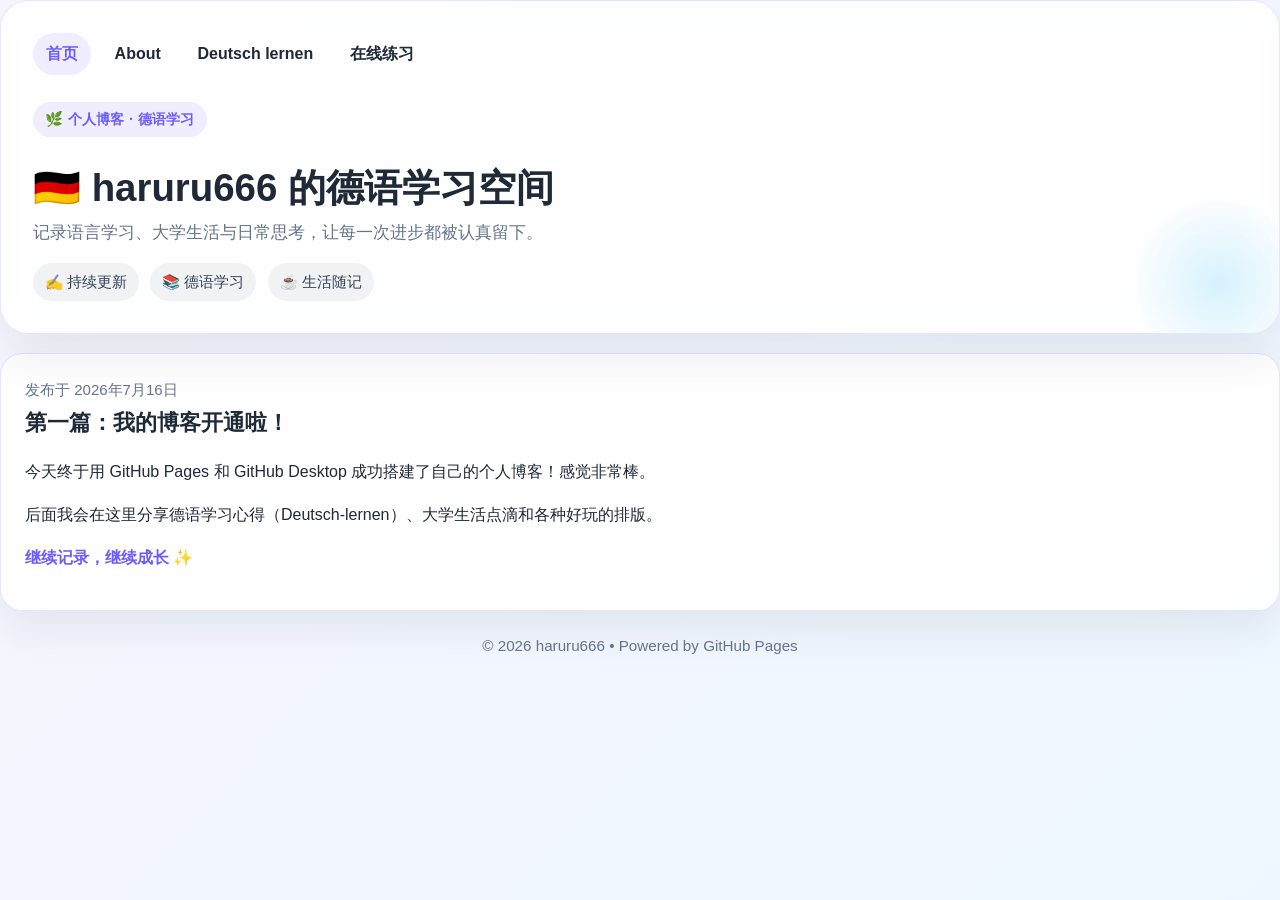
<file: index.html>
<!DOCTYPE html>
<html lang="zh-CN">
<head>
    <meta charset="UTF-8">
    <meta name="viewport" content="width=device-width, initial-scale=1.0">
    <title>haruru666 的德语学习与生活博客</title>
    <link rel="stylesheet" href="styles.css">
    <style>
        .hero {
            position: relative;
            overflow: hidden;
            border: 1px solid var(--border);
            border-radius: 28px;
            padding: 2rem;
            background: var(--surface);
            backdrop-filter: blur(18px);
            box-shadow: var(--shadow);
        }

        .hero::after {
            content: "";
            position: absolute;
            inset: auto -30px -40px auto;
            width: 180px;
            height: 180px;
            border-radius: 50%;
            background: radial-gradient(circle, rgba(56, 189, 248, 0.2), transparent 70%);
        }

        .tag {
            display: inline-flex;
            align-items: center;
            gap: 0.4rem;
            padding: 0.35rem 0.75rem;
            border-radius: 999px;
            background: rgba(109, 93, 252, 0.1);
            color: var(--accent);
            font-size: 0.9rem;
            font-weight: 600;
            letter-spacing: 0.02em;
        }

        h1 {
            margin: 0.8rem 0 0.5rem;
            font-size: clamp(1.8rem, 3vw, 2.7rem);
            line-height: 1.2;
        }

        .lead {
            margin: 0;
            font-size: 1.05rem;
            color: var(--muted);
            max-width: 720px;
        }

        .meta {
            display: flex;
            flex-wrap: wrap;
            gap: 0.7rem;
            margin-top: 1rem;
        }

        .badge {
            padding: 0.4rem 0.75rem;
            border-radius: 999px;
            background: rgba(15, 23, 42, 0.05);
            color: #334155;
            font-size: 0.92rem;
        }

        main {
            margin-top: 1.2rem;
            display: grid;
            gap: 1rem;
        }

        article {
            border: 1px solid var(--border);
            border-radius: 22px;
            padding: 1.4rem 1.5rem;
            background: var(--surface);
            box-shadow: var(--shadow);
        }

        article h2 {
            margin: 0.2rem 0 0.5rem;
            font-size: 1.35rem;
        }

        .article-meta {
            margin: 0;
            color: var(--muted);
            font-size: 0.94rem;
        }

        .article-footer {
            margin-top: 1rem;
            color: var(--accent);
            font-weight: 600;
        }

        @media (max-width: 700px) {
            .hero {
                padding: 1.25rem;
            }

            article {
                padding: 1.2rem;
            }
        }
    </style>
</head>
<body>
    <div class="container">
        <header class="hero" id="home">
            <nav class="top-nav" aria-label="主导航">
                <a class="active" href="index.html">首页</a>
                <a href="about.html">About</a>
                <a href="DeutschLernen.html">Deutsch lernen</a>
                <a href="online-practice.html">在线练习</a>
            </nav>
            <p class="tag">🌿 个人博客 · 德语学习</p>
            <h1>🇩🇪 haruru666 的德语学习空间</h1>
            <p class="lead">记录语言学习、大学生活与日常思考，让每一次进步都被认真留下。</p>
            <div class="meta">
                <span class="badge">✍️ 持续更新</span>
                <span class="badge">📚 德语学习</span>
                <span class="badge">☕ 生活随记</span>
            </div>
        </header>

        <main>
            <article>
                <p class="article-meta">发布于 2026年7月16日</p>
                <h2>第一篇：我的博客开通啦！</h2>
                <p>今天终于用 GitHub Pages 和 GitHub Desktop 成功搭建了自己的个人博客！感觉非常棒。</p>
                <p>后面我会在这里分享德语学习心得（Deutsch-lernen）、大学生活点滴和各种好玩的排版。</p>
                <p class="article-footer">继续记录，继续成长 ✨</p>
            </article>
        </main>

        <footer>
            <p>© 2026 haruru666 • Powered by GitHub Pages</p>
        </footer>
    </div>
</body>
</html>
</file>
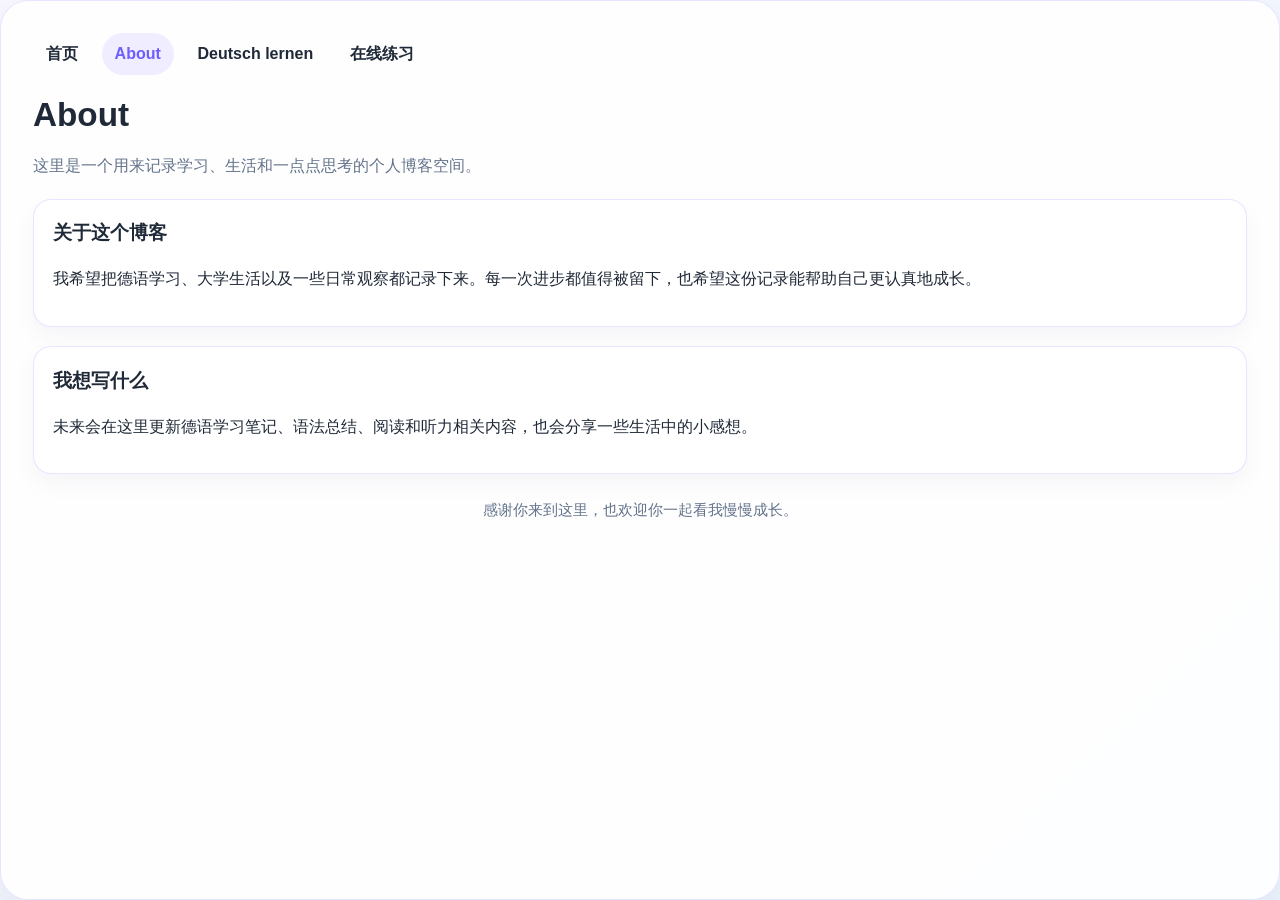
<file: about.html>
<!DOCTYPE html>
<html lang="zh-CN">
<head>
    <meta charset="UTF-8">
    <meta name="viewport" content="width=device-width, initial-scale=1.0">
    <title>About | haruru666 的德语学习博客</title>
    <link rel="stylesheet" href="styles.css">
    <style>
        .page {
            border: 1px solid var(--border);
            border-radius: 28px;
            padding: 2rem;
            background: var(--surface);
            box-shadow: var(--shadow);
        }

        .top-link {
            display: inline-block;
            margin-bottom: 1rem;
            text-decoration: none;
            color: var(--accent);
            font-weight: 600;
        }

        h1 {
            margin: 0.3rem 0 0.5rem;
            font-size: clamp(1.8rem, 2.6vw, 2.5rem);
        }

        .lead {
            margin: 0;
            color: var(--muted);
            font-size: 1.02rem;
        }

        .card {
            margin-top: 1.2rem;
            border: 1px solid var(--border);
            border-radius: 18px;
            padding: 1.1rem 1.2rem;
            background: rgba(255, 255, 255, 0.82);
        }

        .card h3 {
            margin-top: 0;
            margin-bottom: 0.35rem;
        }
    </style>
</head>
<body>
    <div class="container">
        <div class="page">
            <nav class="top-nav" aria-label="主导航">
                <a href="index.html">首页</a>
                <a class="active" href="about.html">About</a>
                <a href="DeutschLernen.html">Deutsch lernen</a>
                <a href="online-practice.html">在线练习</a>
            </nav>
            <h1>About</h1>
            <p class="lead">这里是一个用来记录学习、生活和一点点思考的个人博客空间。</p>

            <div class="card">
                <h3>关于这个博客</h3>
                <p>我希望把德语学习、大学生活以及一些日常观察都记录下来。每一次进步都值得被留下，也希望这份记录能帮助自己更认真地成长。</p>
            </div>

            <div class="card">
                <h3>我想写什么</h3>
                <p>未来会在这里更新德语学习笔记、语法总结、阅读和听力相关内容，也会分享一些生活中的小感想。</p>
            </div>

            <footer>
                <p>感谢你来到这里，也欢迎你一起看我慢慢成长。</p>
            </footer>
        </div>
    </div>
</body>
</html>
</file>
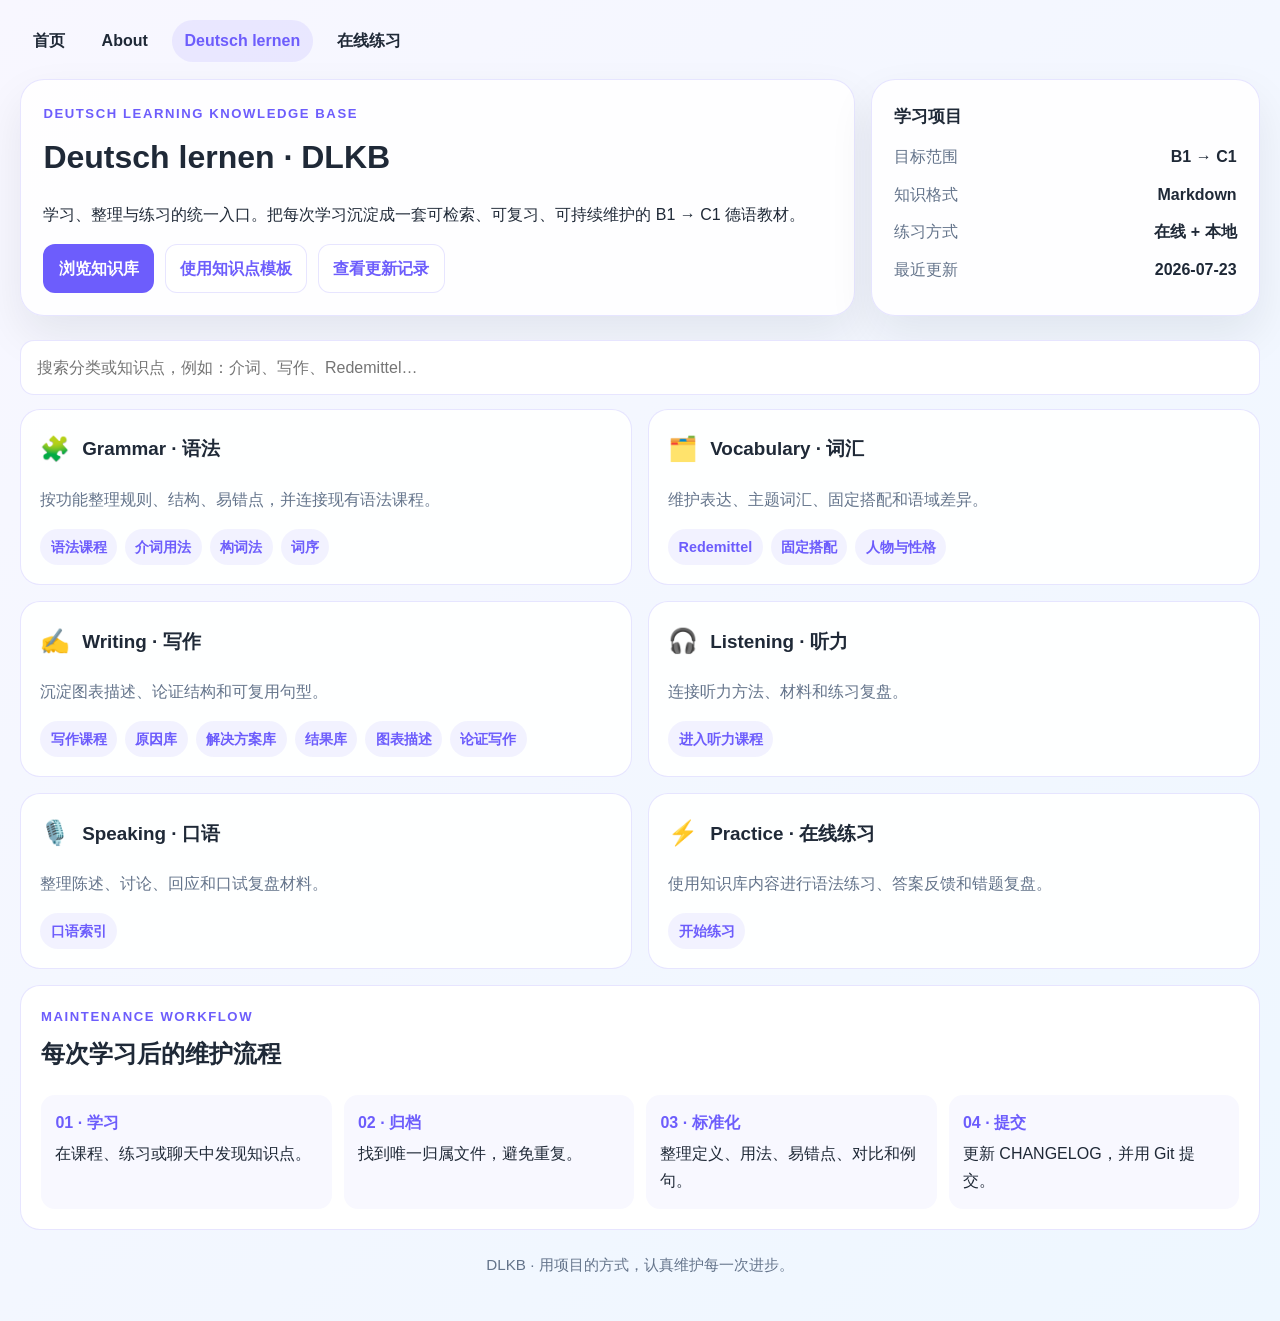
<file: DeutschLernen.html>
<!DOCTYPE html>
<html lang="zh-CN">
<head>
    <meta charset="UTF-8">
    <meta name="viewport" content="width=device-width, initial-scale=1.0">
    <meta name="description" content="Deutsch lernen：从 B1 到 C1 的个人德语学习知识库与练习中心。">
    <title>Deutsch lernen · DLKB | haruru666</title>
    <link rel="stylesheet" href="styles.css">
</head>
<body>
    <div class="container">
        <div class="page">
            <nav class="top-nav" aria-label="主导航">
                <a href="index.html">首页</a>
                <a href="about.html">About</a>
                <a class="active" href="DeutschLernen.html" aria-current="page">Deutsch lernen</a>
                <a href="online-practice.html">在线练习</a>
            </nav>

            <header class="kb-hero">
                <div class="kb-intro">
                    <p class="kb-eyebrow">Deutsch Learning Knowledge Base</p>
                    <h1>Deutsch lernen · DLKB</h1>
                    <p class="lead">学习、整理与练习的统一入口。把每次学习沉淀成一套可检索、可复习、可持续维护的 B1 → C1 德语教材。</p>
                    <div class="kb-actions">
                        <a class="kb-action primary" href="markdown-viewer.html?file=docs/README.md">浏览知识库</a>
                        <a class="kb-action" href="markdown-viewer.html?file=knowledge-base/TEMPLATE.md">使用知识点模板</a>
                        <a class="kb-action" href="markdown-viewer.html?file=knowledge-base/CHANGELOG.md">查看更新记录</a>
                    </div>
                </div>
                <aside class="kb-status" aria-label="知识库状态">
                    <h2>学习项目</h2>
                    <dl>
                        <div><dt>目标范围</dt><dd>B1 → C1</dd></div>
                        <div><dt>知识格式</dt><dd>Markdown</dd></div>
                        <div><dt>练习方式</dt><dd>在线 + 本地</dd></div>
                        <div><dt>最近更新</dt><dd>2026-07-23</dd></div>
                    </dl>
                </aside>
            </header>

            <main>
                <div class="kb-toolbar">
                    <input class="kb-search" id="kb-search" type="search" placeholder="搜索分类或知识点，例如：介词、写作、Redemittel…" aria-label="搜索学习知识库">
                </div>

                <div class="kb-grid" id="kb-grid">
                    <section class="kb-card" data-search="grammar grammatik 语法 介词 prepositions 词序 word order 被动 虚拟式 wortbildung 构词法 形容词词尾">
                        <div class="kb-card-head"><span class="kb-icon">🧩</span><h2>Grammar · 语法</h2></div>
                        <p>按功能整理规则、结构、易错点，并连接现有语法课程。</p>
                        <div class="kb-links">
                            <a href="Grammatik.html">语法课程</a>
                            <a href="Präpositionen.html">介词用法</a>
                            <a href="Wortbildung.html">构词法</a>
                            <a href="markdown-viewer.html?file=knowledge-base/grammar/word-order.md">词序</a>
                        </div>
                    </section>

                    <section class="kb-card" data-search="vocabulary vokabeln 词汇 redemittel darüber hinaus kollokationen 固定搭配">
                        <div class="kb-card-head"><span class="kb-icon">🗂️</span><h2>Vocabulary · 词汇</h2></div>
                        <p>维护表达、主题词汇、固定搭配和语域差异。</p>
                        <div class="kb-links">
                            <a href="VocabularyLibrary.html?category=redemittel">Redemittel</a>
                            <a href="VocabularyLibrary.html?category=kollokationen">固定搭配</a>
                            <a href="VocabularyLibrary.html?category=personenbeschreibung">人物与性格</a>
                        </div>
                    </section>

                    <section class="kb-card" data-search="writing schreiben 写作 图表 grafikbeschreibung argumentation 议论文 erörterung ursachenbank 原因库 loesungsbank 解决方案 folgenbank 结果库">
                        <div class="kb-card-head"><span class="kb-icon">✍️</span><h2>Writing · 写作</h2></div>
                        <p>沉淀图表描述、论证结构和可复用句型。</p>
                        <div class="kb-links">
                            <a href="Schreiben.html">写作课程</a>
                            <a href="VocabularyLibrary.html?category=ursachenbank">原因库</a>
                            <a href="VocabularyLibrary.html?category=loesungsbank">解决方案库</a>
                            <a href="VocabularyLibrary.html?category=folgenbank">结果库</a>
                            <a href="markdown-viewer.html?file=docs/writing/grafikbeschreibung/glueck.md">图表描述</a>
                            <a href="markdown-viewer.html?file=docs/writing/argumentation/README.md">论证写作</a>
                        </div>
                    </section>

                    <section class="kb-card" data-search="listening hören hörverstehen 听力 练习 方法">
                        <div class="kb-card-head"><span class="kb-icon">🎧</span><h2>Listening · 听力</h2></div>
                        <p>连接听力方法、材料和练习复盘。</p>
                        <div class="kb-links"><a href="Hörverstehen.html">进入听力课程</a></div>
                    </section>

                    <section class="kb-card" data-search="speaking sprechen 口语 mündlich prüfung 考试 presentation diskussion">
                        <div class="kb-card-head"><span class="kb-icon">🎙️</span><h2>Speaking · 口语</h2></div>
                        <p>整理陈述、讨论、回应和口试复盘材料。</p>
                        <div class="kb-links"><a href="markdown-viewer.html?file=docs/speaking/README.md">口语索引</a></div>
                    </section>

                    <section class="kb-card" data-search="practice übung 在线练习 语法 题库 错题本">
                        <div class="kb-card-head"><span class="kb-icon">⚡</span><h2>Practice · 在线练习</h2></div>
                        <p>使用知识库内容进行语法练习、答案反馈和错题复盘。</p>
                        <div class="kb-links"><a href="online-practice.html">开始练习</a></div>
                    </section>
                </div>
                <p class="kb-empty" id="kb-empty">没有匹配的内容，试试更短的关键词。</p>

                <section class="kb-workflow">
                    <p class="kb-eyebrow">Maintenance workflow</p>
                    <h2>每次学习后的维护流程</h2>
                    <div class="kb-steps">
                        <div class="kb-step"><strong>01 · 学习</strong><span>在课程、练习或聊天中发现知识点。</span></div>
                        <div class="kb-step"><strong>02 · 归档</strong><span>找到唯一归属文件，避免重复。</span></div>
                        <div class="kb-step"><strong>03 · 标准化</strong><span>整理定义、用法、易错点、对比和例句。</span></div>
                        <div class="kb-step"><strong>04 · 提交</strong><span>更新 CHANGELOG，并用 Git 提交。</span></div>
                    </div>
                </section>
            </main>

            <footer><p>DLKB · 用项目的方式，认真维护每一次进步。</p></footer>
        </div>
    </div>
    <script>
        const search = document.querySelector('#kb-search');
        const cards = [...document.querySelectorAll('.kb-card')];
        const empty = document.querySelector('#kb-empty');

        search.addEventListener('input', () => {
            const query = search.value.trim().toLowerCase();
            let visible = 0;
            cards.forEach((card) => {
                const matches = !query || card.dataset.search.toLowerCase().includes(query) || card.textContent.toLowerCase().includes(query);
                card.hidden = !matches;
                if (matches) visible += 1;
            });
            empty.style.display = visible ? 'none' : 'block';
        });
    </script>
</body>
</html>
</file>
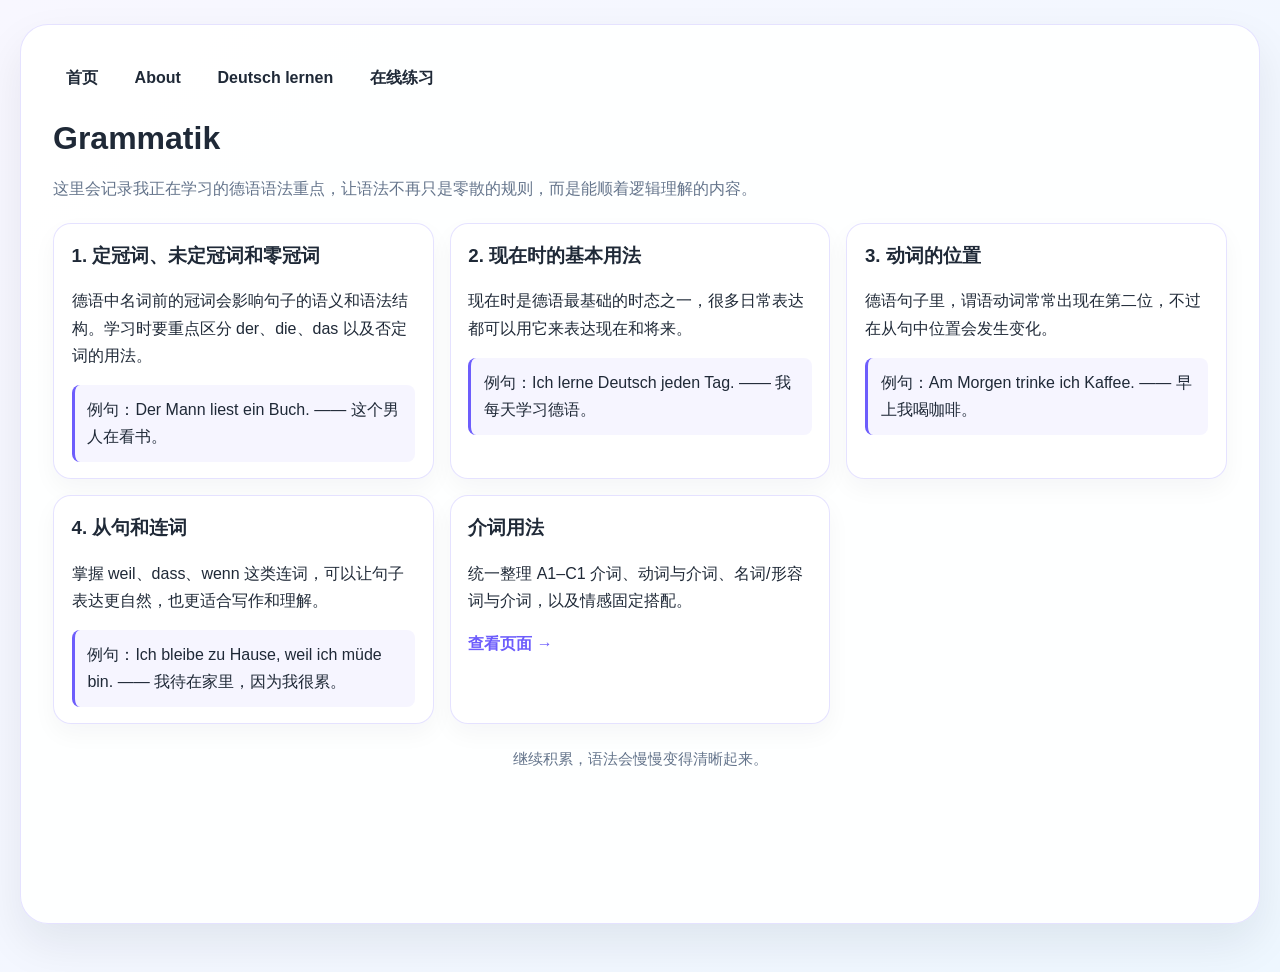
<file: Grammatik.html>
<!DOCTYPE html>
<html lang="zh-CN">
<head>
    <meta charset="UTF-8">
    <meta name="viewport" content="width=device-width, initial-scale=1.0">
    <title>Grammatik | haruru666 的德语学习博客</title>
    <link rel="stylesheet" href="styles.css">
    <style>
        :root {
            --bg: #f3f6ff;
            --surface: rgba(255, 255, 255, 0.9);
            --text: #1f2937;
            --muted: #64748b;
            --accent: #6d5dfc;
            --border: rgba(109, 93, 252, 0.18);
            --shadow: 0 20px 45px rgba(15, 23, 42, 0.08);
        }

        * { box-sizing: border-box; }

        body {
            margin: 0;
            font-family: -apple-system, BlinkMacSystemFont, "Segoe UI", Roboto, Helvetica, Arial, sans-serif;
            line-height: 1.7;
            color: var(--text);
            background: linear-gradient(135deg, #f8f7ff 0%, #eef7ff 100%);
            min-height: 100vh;
        }

        .container {
            width: 100%;
            max-width: 1400px;
            margin: 0 auto;
            padding: 1.5rem 1.25rem 3rem;
        }

        .page {
            border: 1px solid var(--border);
            border-radius: 28px;
            padding: 2rem;
            background: var(--surface);
            box-shadow: var(--shadow);
        }

        .top-link {
            display: inline-block;
            margin-bottom: 1rem;
            text-decoration: none;
            color: var(--accent);
            font-weight: 600;
        }

        h1 {
            margin: 0.3rem 0 0.5rem;
            font-size: clamp(1.8rem, 2.5vw, 2.5rem);
        }

        .lead {
            margin: 0;
            color: var(--muted);
            font-size: 1.03rem;
        }

        .grid {
            display: grid;
            gap: 1rem;
            margin-top: 1.3rem;
            grid-template-columns: repeat(2, minmax(0, 1fr));
        }

        @media (min-width: 1100px) {
            .grid {
                grid-template-columns: repeat(3, minmax(0, 1fr));
            }
        }

        .card {
            border: 1px solid var(--border);
            border-radius: 18px;
            padding: 1rem 1.1rem;
            background: rgba(255, 255, 255, 0.8);
        }

        .card h3 {
            margin-top: 0;
            margin-bottom: 0.4rem;
        }

        .example {
            margin-top: 0.6rem;
            padding: 0.7rem 0.8rem;
            border-left: 3px solid var(--accent);
            background: rgba(109, 93, 252, 0.06);
            border-radius: 8px;
        }

        footer {
            margin-top: 1.4rem;
            color: var(--muted);
            text-align: center;
            font-size: 0.95rem;
        }

        @media (max-width: 700px) {
            .grid {
                grid-template-columns: 1fr;
            }

            .page {
                padding: 1.2rem;
            }
        }
    </style>
</head>
<body>
    <div class="container">
        <div class="page">
            <nav class="top-nav" aria-label="主导航">
                <a href="index.html">首页</a>
                <a href="about.html">About</a>
                <a href="DeutschLernen.html">Deutsch lernen</a>
                <a href="online-practice.html">在线练习</a>
            </nav>
            <h1>Grammatik</h1>
            <p class="lead">这里会记录我正在学习的德语语法重点，让语法不再只是零散的规则，而是能顺着逻辑理解的内容。</p>

            <div class="grid">
                <section class="card">
                    <h3>1. 定冠词、未定冠词和零冠词</h3>
                    <p>德语中名词前的冠词会影响句子的语义和语法结构。学习时要重点区分 der、die、das 以及否定词的用法。</p>
                    <div class="example">例句：Der Mann liest ein Buch. —— 这个男人在看书。</div>
                </section>

                <section class="card">
                    <h3>2. 现在时的基本用法</h3>
                    <p>现在时是德语最基础的时态之一，很多日常表达都可以用它来表达现在和将来。</p>
                    <div class="example">例句：Ich lerne Deutsch jeden Tag. —— 我每天学习德语。</div>
                </section>

                <section class="card">
                    <h3>3. 动词的位置</h3>
                    <p>德语句子里，谓语动词常常出现在第二位，不过在从句中位置会发生变化。</p>
                    <div class="example">例句：Am Morgen trinke ich Kaffee. —— 早上我喝咖啡。</div>
                </section>

                <section class="card">
                    <h3>4. 从句和连词</h3>
                    <p>掌握 weil、dass、wenn 这类连词，可以让句子表达更自然，也更适合写作和理解。</p>
                    <div class="example">例句：Ich bleibe zu Hause, weil ich müde bin. —— 我待在家里，因为我很累。</div>
                </section>

                <section class="card">
                    <h3>介词用法</h3>
                    <p>统一整理 A1–C1 介词、动词与介词、名词/形容词与介词，以及情感固定搭配。</p>
                    <p><a href="Präpositionen.html">查看页面 →</a></p>
                </section>
            </div>

            <footer>
                <p>继续积累，语法会慢慢变得清晰起来。</p>
            </footer>
        </div>
    </div>
</body>
</html>
</file>
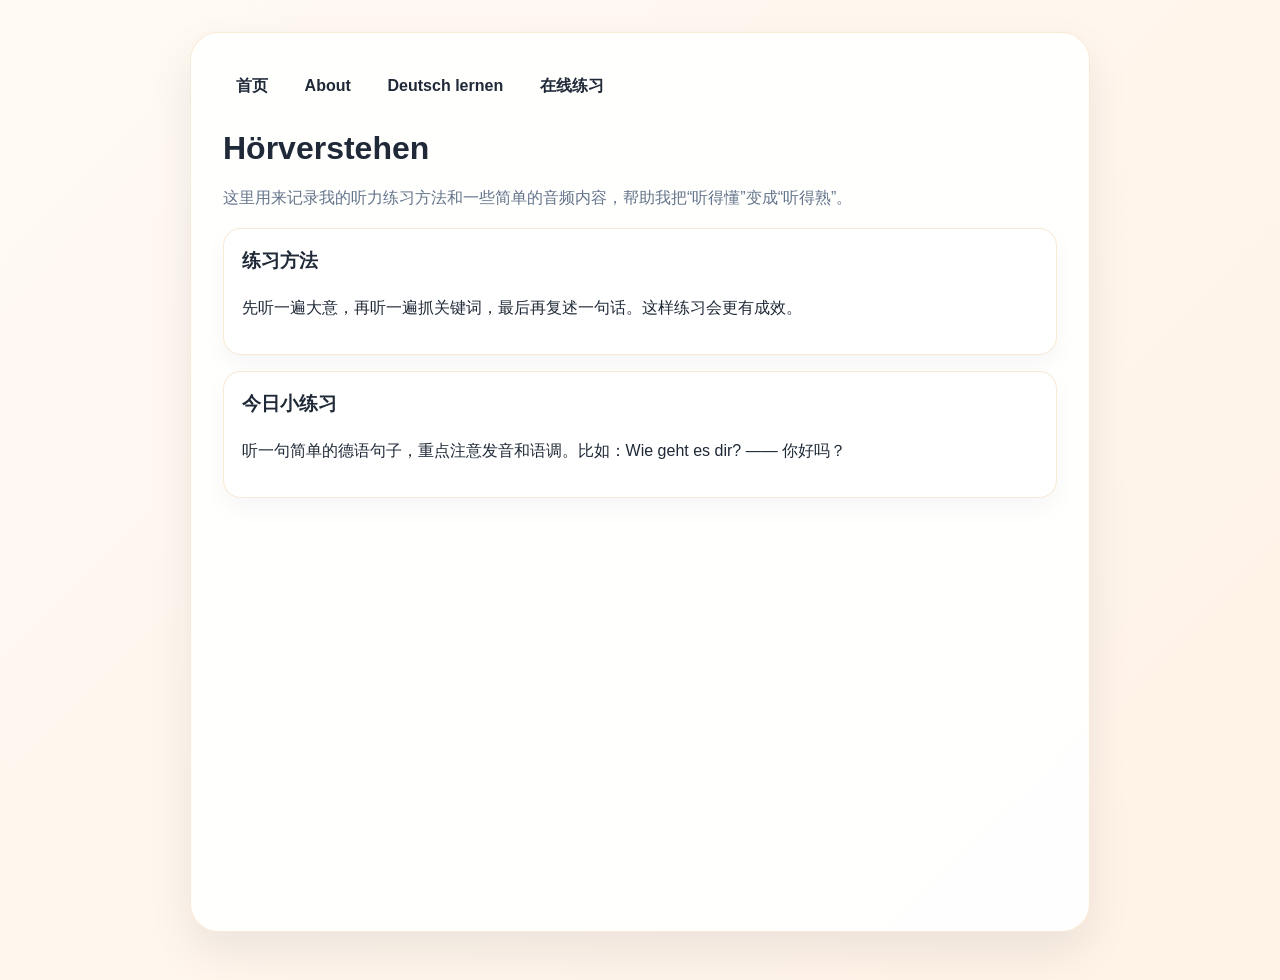
<file: Hörverstehen.html>
<!DOCTYPE html>
<html lang="zh-CN">
<head>
    <meta charset="UTF-8">
    <meta name="viewport" content="width=device-width, initial-scale=1.0">
    <title>Hörverstehen | haruru666 的德语学习博客</title>
    <link rel="stylesheet" href="styles.css">
    <style>
        :root {
            --bg: #fff8f2;
            --surface: rgba(255, 255, 255, 0.92);
            --text: #1f2937;
            --muted: #64748b;
            --accent: #d97706;
            --border: rgba(217, 119, 6, 0.16);
            --shadow: 0 20px 45px rgba(15, 23, 42, 0.08);
        }

        * { box-sizing: border-box; }

        body {
            margin: 0;
            font-family: -apple-system, BlinkMacSystemFont, "Segoe UI", Roboto, Helvetica, Arial, sans-serif;
            line-height: 1.75;
            color: var(--text);
            background: linear-gradient(135deg, #fffaf4 0%, #fff2e6 100%);
            min-height: 100vh;
        }

        .container {
            width: min(900px, calc(100% - 2rem));
            margin: 0 auto;
            padding: 2rem 0 3rem;
        }

        .page {
            border: 1px solid var(--border);
            border-radius: 28px;
            padding: 2rem;
            background: var(--surface);
            box-shadow: var(--shadow);
        }

        .top-link {
            display: inline-block;
            margin-bottom: 1rem;
            text-decoration: none;
            color: var(--accent);
            font-weight: 600;
        }

        h1 {
            margin: 0.3rem 0 0.5rem;
            font-size: clamp(1.8rem, 2.5vw, 2.4rem);
        }

        .lead {
            margin: 0;
            color: var(--muted);
            font-size: 1rem;
        }

        .card {
            margin-top: 1rem;
            border: 1px solid var(--border);
            border-radius: 18px;
            padding: 1rem 1.1rem;
            background: rgba(255, 255, 255, 0.85);
        }

        .card h3 {
            margin-top: 0;
            margin-bottom: 0.35rem;
        }
    </style>
</head>
<body>
    <div class="container">
        <div class="page">
            <nav class="top-nav" aria-label="主导航">
                <a href="index.html">首页</a>
                <a href="about.html">About</a>
                <a href="DeutschLernen.html">Deutsch lernen</a>
                <a href="online-practice.html">在线练习</a>
            </nav>
            <h1>Hörverstehen</h1>
            <p class="lead">这里用来记录我的听力练习方法和一些简单的音频内容，帮助我把“听得懂”变成“听得熟”。</p>

            <div class="card">
                <h3>练习方法</h3>
                <p>先听一遍大意，再听一遍抓关键词，最后再复述一句话。这样练习会更有成效。</p>
            </div>

            <div class="card">
                <h3>今日小练习</h3>
                <p>听一句简单的德语句子，重点注意发音和语调。比如：Wie geht es dir? —— 你好吗？</p>
            </div>
        </div>
    </div>
</body>
</html>
</file>
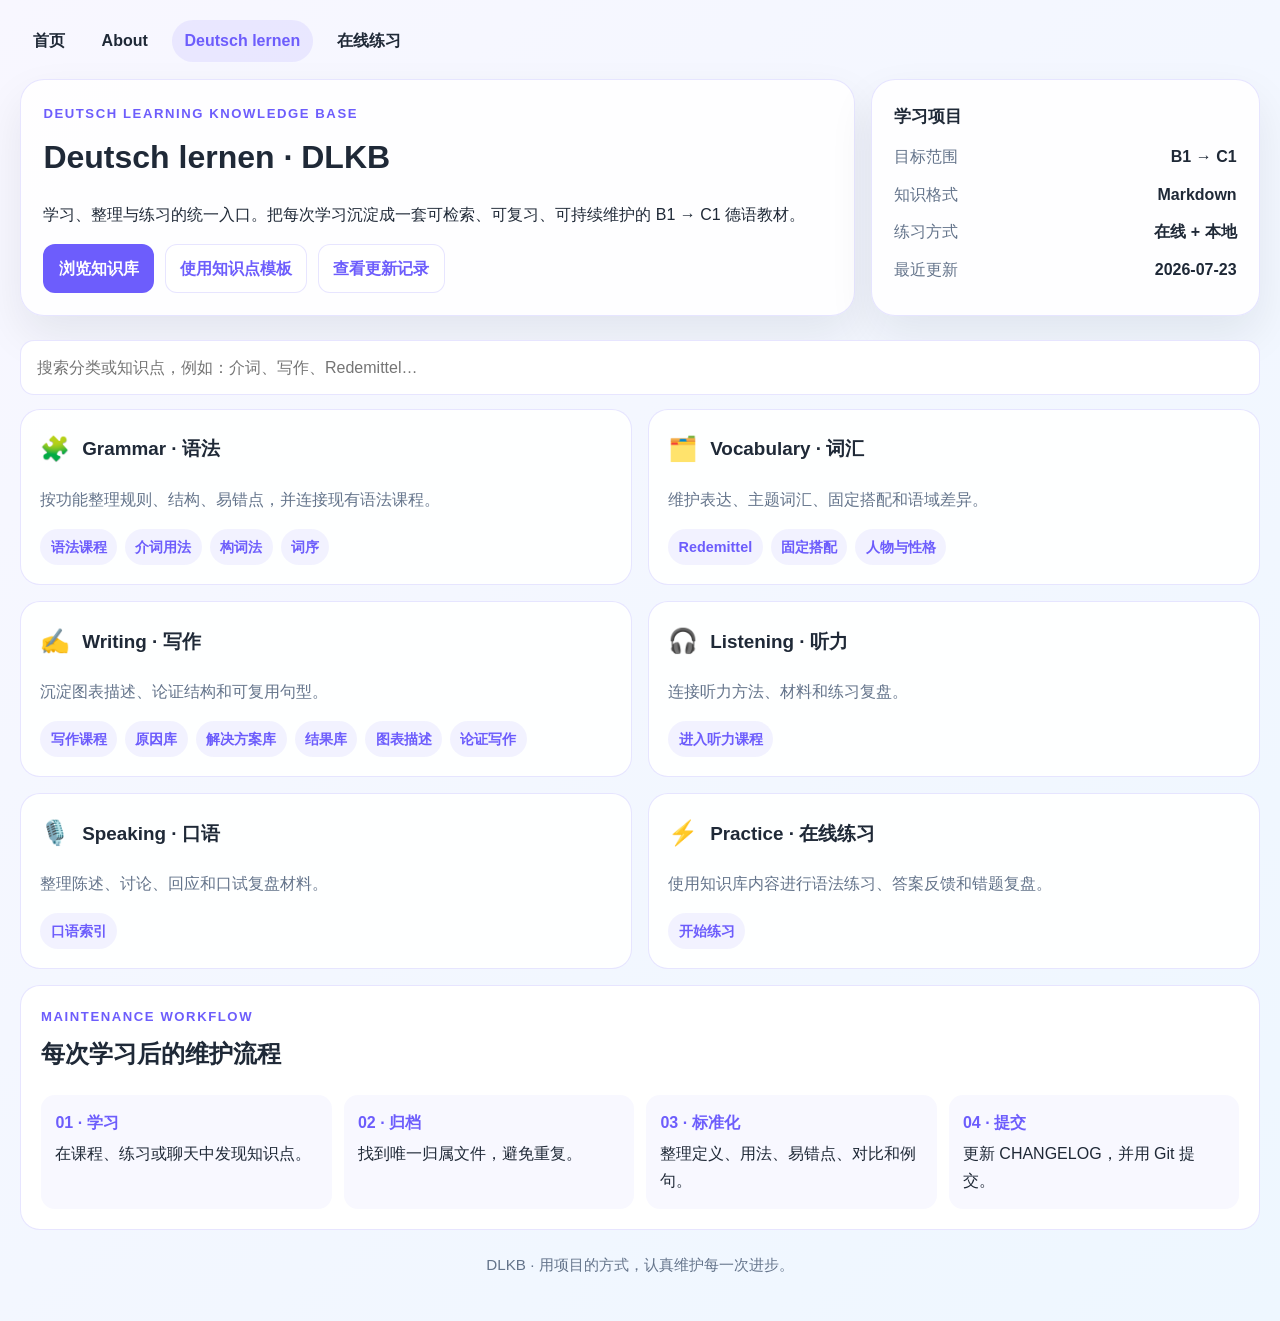
<file: KnowledgeBase.html>
<!DOCTYPE html>
<html lang="zh-CN">
<head>
    <meta charset="UTF-8">
    <meta name="viewport" content="width=device-width, initial-scale=1.0">
    <meta http-equiv="refresh" content="0; url=DeutschLernen.html">
    <link rel="canonical" href="DeutschLernen.html">
    <title>正在前往 Deutsch lernen</title>
</head>
<body>
    <p>知识库已合并到 <a href="DeutschLernen.html">Deutsch lernen</a>，正在跳转……</p>
</body>
</html>
</file>
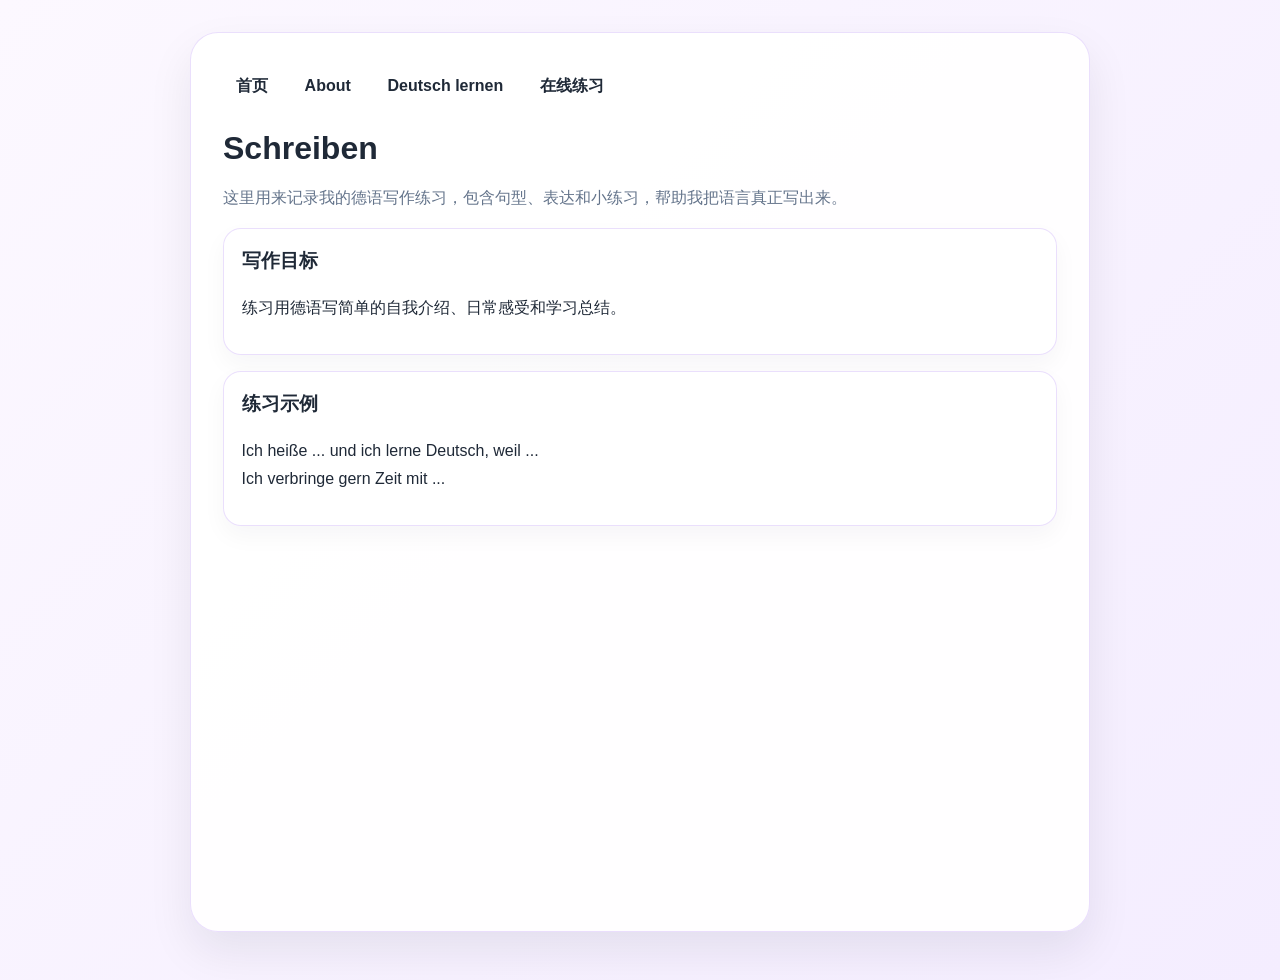
<file: Schreiben.html>
<!DOCTYPE html>
<html lang="zh-CN">
<head>
    <meta charset="UTF-8">
    <meta name="viewport" content="width=device-width, initial-scale=1.0">
    <title>Schreiben | haruru666 的德语学习博客</title>
    <link rel="stylesheet" href="styles.css">
    <style>
        :root {
            --bg: #f8f4ff;
            --surface: rgba(255, 255, 255, 0.92);
            --text: #1f2937;
            --muted: #64748b;
            --accent: #7c3aed;
            --border: rgba(124, 58, 237, 0.16);
            --shadow: 0 20px 45px rgba(15, 23, 42, 0.08);
        }

        * { box-sizing: border-box; }

        body {
            margin: 0;
            font-family: -apple-system, BlinkMacSystemFont, "Segoe UI", Roboto, Helvetica, Arial, sans-serif;
            line-height: 1.75;
            color: var(--text);
            background: linear-gradient(135deg, #fcf8ff 0%, #f4edff 100%);
            min-height: 100vh;
        }

        .container {
            width: min(900px, calc(100% - 2rem));
            margin: 0 auto;
            padding: 2rem 0 3rem;
        }

        .page {
            border: 1px solid var(--border);
            border-radius: 28px;
            padding: 2rem;
            background: var(--surface);
            box-shadow: var(--shadow);
        }

        .top-link {
            display: inline-block;
            margin-bottom: 1rem;
            text-decoration: none;
            color: var(--accent);
            font-weight: 600;
        }

        h1 {
            margin: 0.3rem 0 0.5rem;
            font-size: clamp(1.8rem, 2.5vw, 2.4rem);
        }

        .lead {
            margin: 0;
            color: var(--muted);
            font-size: 1rem;
        }

        .card {
            margin-top: 1rem;
            border: 1px solid var(--border);
            border-radius: 18px;
            padding: 1rem 1.1rem;
            background: rgba(255, 255, 255, 0.85);
        }

        .card h3 {
            margin-top: 0;
            margin-bottom: 0.35rem;
        }
    </style>
</head>
<body>
    <div class="container">
        <div class="page">
            <nav class="top-nav" aria-label="主导航">
                <a href="index.html">首页</a>
                <a href="about.html">About</a>
                <a href="DeutschLernen.html">Deutsch lernen</a>
                <a href="online-practice.html">在线练习</a>
            </nav>
            <h1>Schreiben</h1>
            <p class="lead">这里用来记录我的德语写作练习，包含句型、表达和小练习，帮助我把语言真正写出来。</p>

            <div class="card">
                <h3>写作目标</h3>
                <p>练习用德语写简单的自我介绍、日常感受和学习总结。</p>
            </div>

            <div class="card">
                <h3>练习示例</h3>
                <p>Ich heiße ... und ich lerne Deutsch, weil ...<br>Ich verbringe gern Zeit mit ...</p>
            </div>
        </div>
    </div>
</body>
</html>
</file>
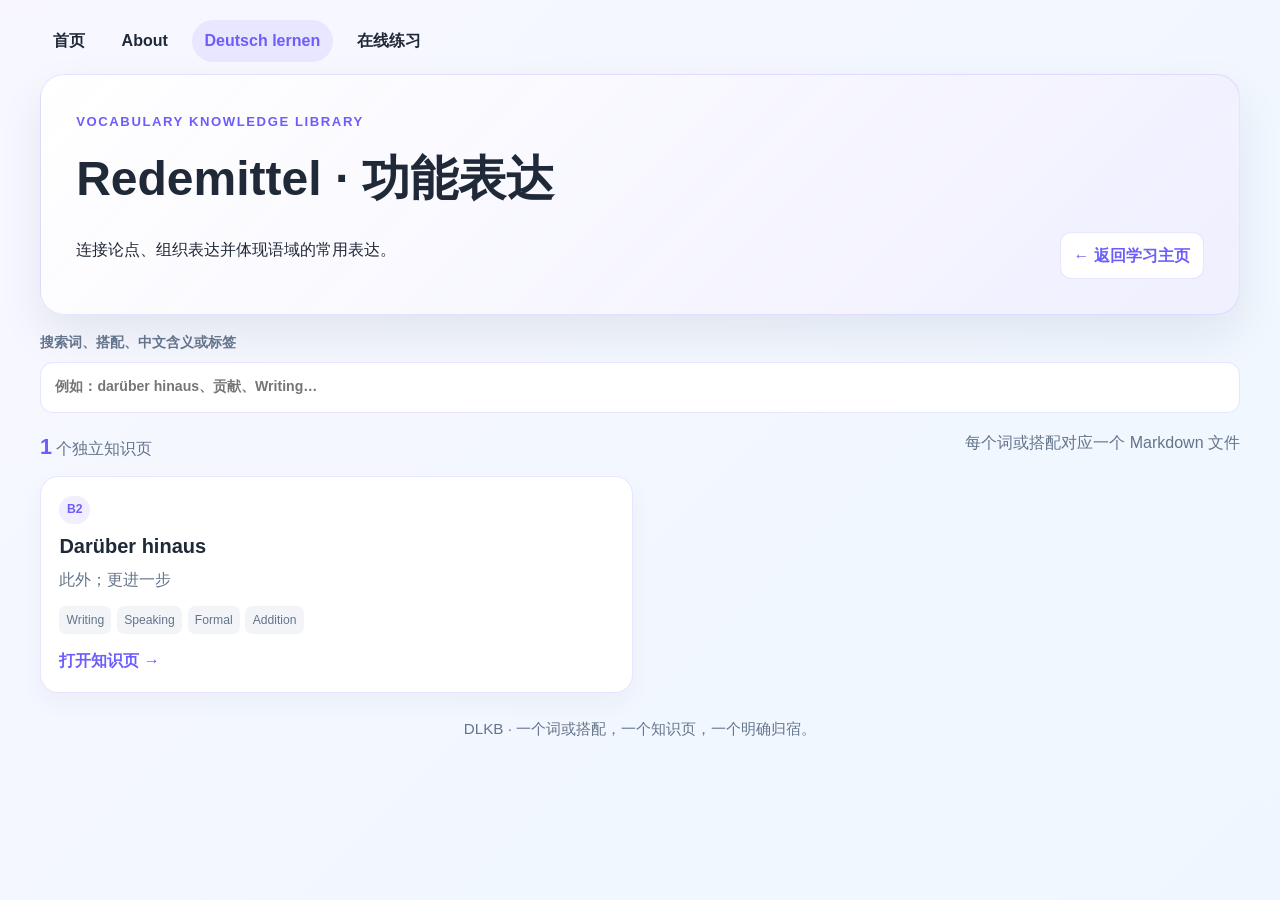
<file: VocabularyLibrary.html>
<!DOCTYPE html>
<html lang="zh-CN">
<head>
    <meta charset="UTF-8">
    <meta name="viewport" content="width=device-width, initial-scale=1.0">
    <meta name="description" content="DLKB 词汇分类学习页">
    <title>Vocabulary Library · DLKB</title>
    <link rel="stylesheet" href="styles.css">
    <link rel="stylesheet" href="vocabulary-library.css">
</head>
<body>
    <div class="container">
        <div class="page vl-page">
            <nav class="top-nav" aria-label="主导航">
                <a href="index.html">首页</a>
                <a href="about.html">About</a>
                <a class="active" href="DeutschLernen.html">Deutsch lernen</a>
                <a href="online-practice.html">在线练习</a>
            </nav>

            <header class="vl-hero">
                <div>
                    <p class="kb-eyebrow" id="module-label">Knowledge library</p>
                    <h1 id="category-title">Vocabulary</h1>
                    <p class="lead" id="category-description">正在加载词汇分类…</p>
                </div>
                <a class="vl-back" href="DeutschLernen.html">← 返回学习主页</a>
            </header>

            <main>
                <label class="vl-search">
                    <span>搜索词、搭配、中文含义或标签</span>
                    <input id="entry-search" type="search" placeholder="例如：darüber hinaus、贡献、Writing…">
                </label>

                <div class="vl-meta">
                    <p><strong id="entry-count">0</strong> 个独立知识页</p>
                    <p>每个词或搭配对应一个 Markdown 文件</p>
                </div>

                <section class="vl-grid" id="entry-grid" aria-live="polite"></section>
                <section class="vl-empty" id="entry-empty" hidden>
                    <h2>这个分类还没有具体条目</h2>
                    <p>以后新增内容时，为每个词或搭配创建独立 Markdown，并登记到词汇索引。</p>
                </section>
            </main>

            <footer><p>DLKB · 一个词或搭配，一个知识页，一个明确归宿。</p></footer>
        </div>
    </div>
    <script src="js/vocabulary-library.js?v=20260722"></script>
</body>
</html>
</file>
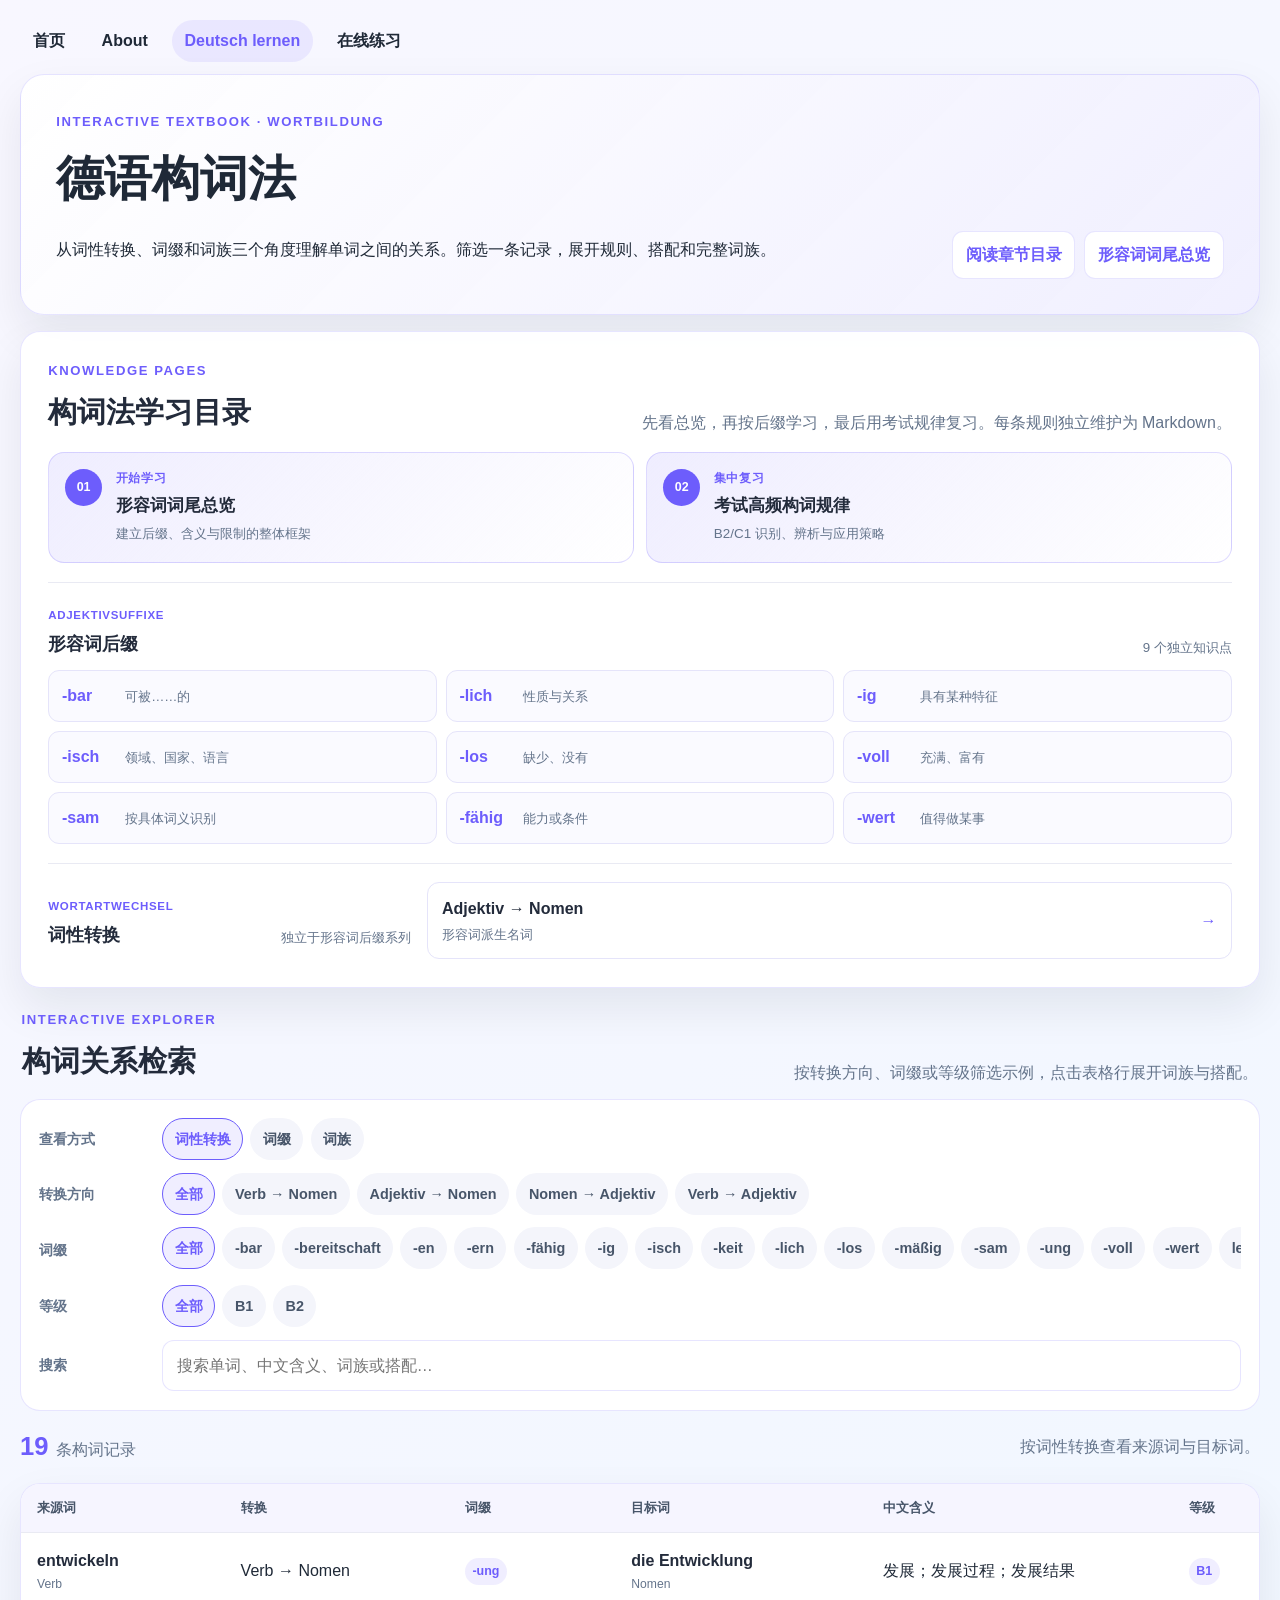
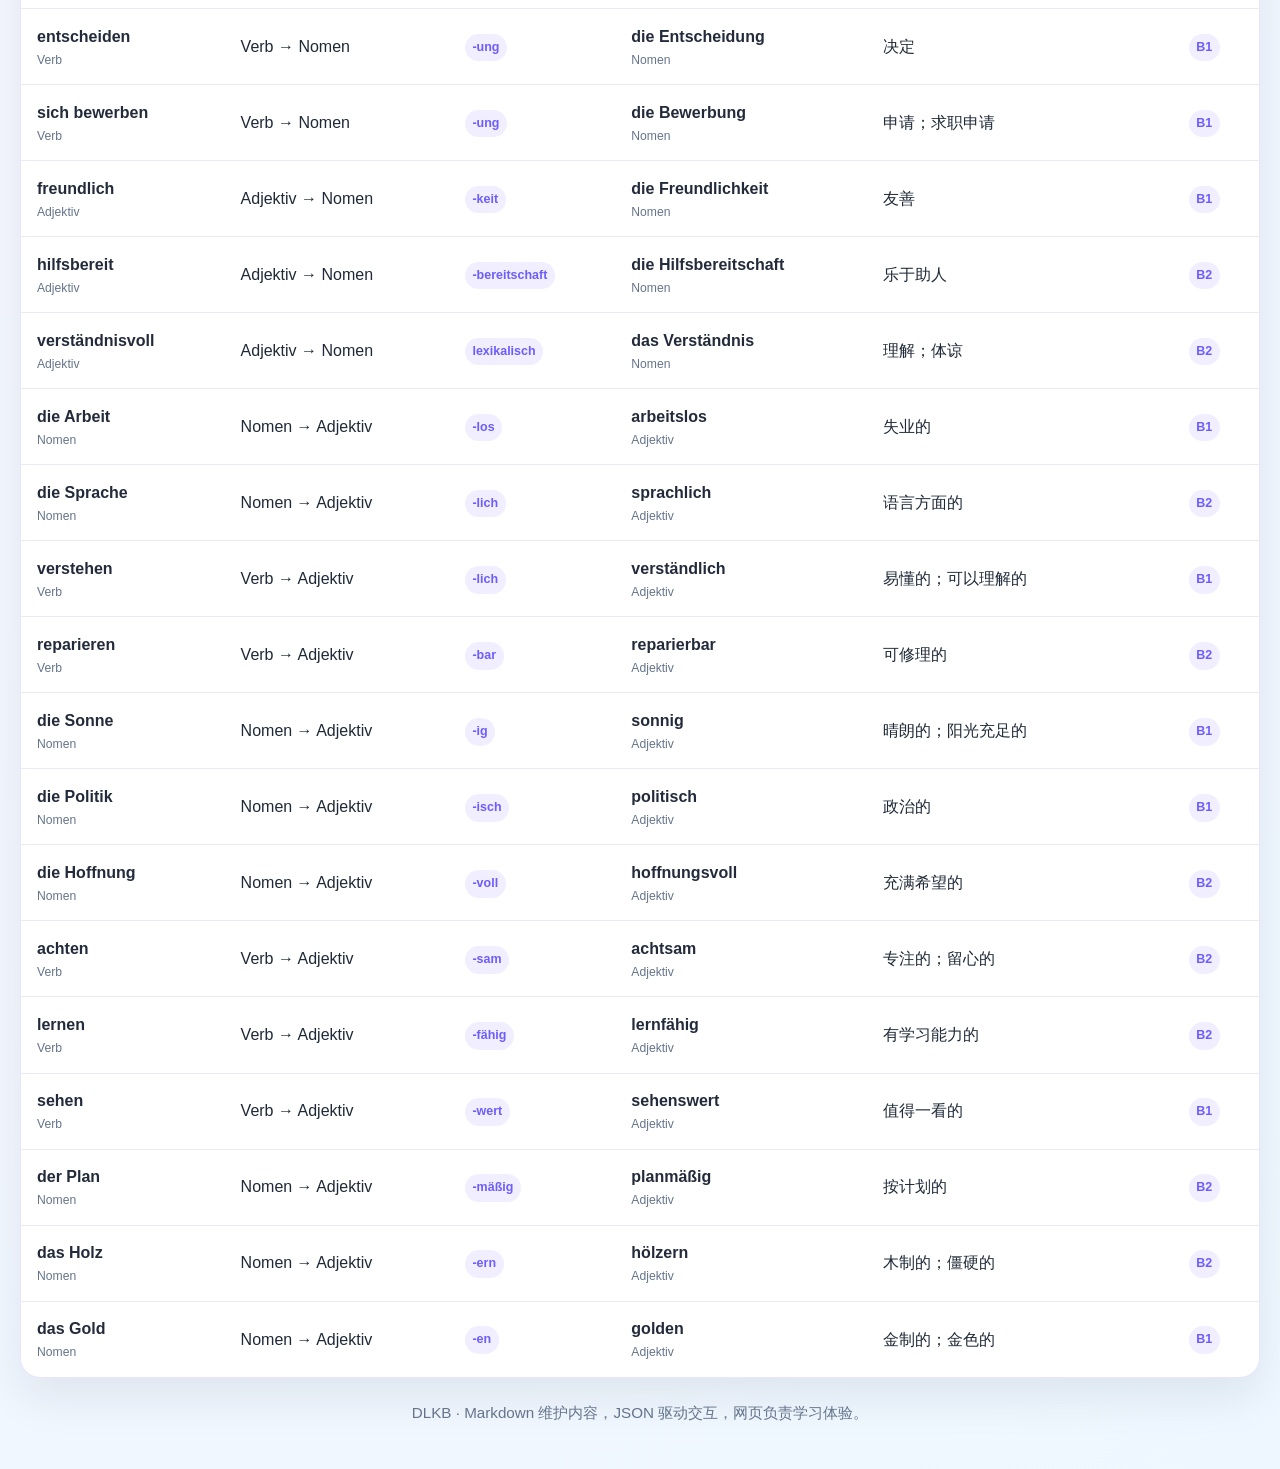
<file: Wortbildung.html>
<!DOCTYPE html>
<html lang="zh-CN">
<head>
    <meta charset="UTF-8">
    <meta name="viewport" content="width=device-width, initial-scale=1.0">
    <meta name="description" content="DLKB 德语构词法交互学习页">
    <title>Wortbildung · DLKB</title>
    <link rel="stylesheet" href="styles.css">
    <link rel="stylesheet" href="wortbildung.css">
</head>
<body>
    <div class="container">
        <div class="page wb-page">
            <nav class="top-nav" aria-label="主导航">
                <a href="index.html">首页</a>
                <a href="about.html">About</a>
                <a class="active" href="DeutschLernen.html">Deutsch lernen</a>
                <a href="online-practice.html">在线练习</a>
            </nav>

            <header class="wb-hero">
                <div>
                    <p class="kb-eyebrow">Interactive textbook · Wortbildung</p>
                    <h1>德语构词法</h1>
                    <p class="lead">从词性转换、词缀和词族三个角度理解单词之间的关系。筛选一条记录，展开规则、搭配和完整词族。</p>
                </div>
                <div class="wb-hero-actions">
                    <a href="markdown-viewer.html?file=docs/grammar/wortbildung/README.md">阅读章节目录</a>
                    <a href="markdown-viewer.html?file=docs/grammar/wortbildung/01_形容词词尾总览.md">形容词词尾总览</a>
                </div>
            </header>

            <main>
                <section class="wb-chapters" aria-labelledby="wb-chapters-title">
                    <div class="wb-section-heading">
                        <div>
                            <p class="kb-eyebrow">Knowledge pages</p>
                            <h2 id="wb-chapters-title">构词法学习目录</h2>
                        </div>
                        <p>先看总览，再按后缀学习，最后用考试规律复习。每条规则独立维护为 Markdown。</p>
                    </div>

                    <div class="wb-learning-path" aria-label="推荐学习路径">
                        <a href="markdown-viewer.html?file=docs/grammar/wortbildung/01_形容词词尾总览.md">
                            <span class="wb-path-number">01</span>
                            <span><small>开始学习</small><strong>形容词词尾总览</strong><em>建立后缀、含义与限制的整体框架</em></span>
                        </a>
                        <a href="markdown-viewer.html?file=docs/grammar/wortbildung/11_考试高频构词规律.md">
                            <span class="wb-path-number">02</span>
                            <span><small>集中复习</small><strong>考试高频构词规律</strong><em>B2/C1 识别、辨析与应用策略</em></span>
                        </a>
                    </div>

                    <section class="wb-chapter-group" aria-labelledby="wb-suffix-title">
                        <div class="wb-group-title">
                            <div>
                                <span>Adjektivsuffixe</span>
                                <h3 id="wb-suffix-title">形容词后缀</h3>
                            </div>
                            <small>9 个独立知识点</small>
                        </div>
                        <div class="wb-suffix-grid">
                            <a href="markdown-viewer.html?file=docs/grammar/wortbildung/02_-bar.md"><strong>-bar</strong><span>可被……的</span></a>
                            <a href="markdown-viewer.html?file=docs/grammar/wortbildung/03_-lich.md"><strong>-lich</strong><span>性质与关系</span></a>
                            <a href="markdown-viewer.html?file=docs/grammar/wortbildung/04_-ig.md"><strong>-ig</strong><span>具有某种特征</span></a>
                            <a href="markdown-viewer.html?file=docs/grammar/wortbildung/05_-isch.md"><strong>-isch</strong><span>领域、国家、语言</span></a>
                            <a href="markdown-viewer.html?file=docs/grammar/wortbildung/06_-los.md"><strong>-los</strong><span>缺少、没有</span></a>
                            <a href="markdown-viewer.html?file=docs/grammar/wortbildung/07_-voll.md"><strong>-voll</strong><span>充满、富有</span></a>
                            <a href="markdown-viewer.html?file=docs/grammar/wortbildung/08_-sam.md"><strong>-sam</strong><span>按具体词义识别</span></a>
                            <a href="markdown-viewer.html?file=docs/grammar/wortbildung/09_-fähig.md"><strong>-fähig</strong><span>能力或条件</span></a>
                            <a href="markdown-viewer.html?file=docs/grammar/wortbildung/10_-wert.md"><strong>-wert</strong><span>值得做某事</span></a>
                        </div>
                    </section>

                    <section class="wb-chapter-group wb-other-group" aria-labelledby="wb-transform-title">
                        <div class="wb-group-title">
                            <div>
                                <span>Wortartwechsel</span>
                                <h3 id="wb-transform-title">词性转换</h3>
                            </div>
                            <small>独立于形容词后缀系列</small>
                        </div>
                        <a class="wb-transform-link" href="markdown-viewer.html?file=docs/grammar/wortbildung/adjektiv-nomen.md">
                            <span><strong>Adjektiv → Nomen</strong><small>形容词派生名词</small></span>
                            <b aria-hidden="true">→</b>
                        </a>
                    </section>
                </section>

                <div class="wb-section-heading wb-explorer-heading">
                    <div>
                        <p class="kb-eyebrow">Interactive explorer</p>
                        <h2>构词关系检索</h2>
                    </div>
                    <p>按转换方向、词缀或等级筛选示例，点击表格行展开词族与搭配。</p>
                </div>
                <section class="wb-controls" aria-label="构词法筛选器">
                    <div class="wb-control-row">
                        <span class="wb-control-label">查看方式</span>
                        <div class="wb-tabs" id="view-tabs">
                            <button class="active" type="button" data-view="transformation">词性转换</button>
                            <button type="button" data-view="affix">词缀</button>
                            <button type="button" data-view="family">词族</button>
                        </div>
                    </div>
                    <div class="wb-control-row" id="transformation-row">
                        <span class="wb-control-label">转换方向</span>
                        <div class="wb-tabs" id="transformation-tabs"></div>
                    </div>
                    <div class="wb-control-row" id="affix-row">
                        <span class="wb-control-label">词缀</span>
                        <div class="wb-tabs wb-tabs-scroll" id="affix-tabs"></div>
                    </div>
                    <div class="wb-control-row">
                        <span class="wb-control-label">等级</span>
                        <div class="wb-tabs" id="level-tabs"></div>
                    </div>
                    <label class="wb-search">
                        <span class="wb-control-label">搜索</span>
                        <input id="wb-search" type="search" placeholder="搜索单词、中文含义、词族或搭配…">
                    </label>
                </section>

                <section class="wb-summary" aria-live="polite">
                    <div><strong id="result-count">0</strong><span>条构词记录</span></div>
                    <p id="active-description">按词性转换查看构词关系。</p>
                </section>

                <section class="wb-table-card">
                    <div class="wb-table-wrap">
                        <table class="wb-table">
                            <thead>
                                <tr>
                                    <th>来源词</th>
                                    <th>转换</th>
                                    <th>词缀</th>
                                    <th>目标词</th>
                                    <th>中文含义</th>
                                    <th>等级</th>
                                </tr>
                            </thead>
                            <tbody id="wb-results"></tbody>
                        </table>
                    </div>
                    <p class="wb-empty" id="wb-empty" hidden>没有符合当前条件的记录。</p>
                </section>
            </main>

            <footer><p>DLKB · Markdown 维护内容，JSON 驱动交互，网页负责学习体验。</p></footer>
        </div>
    </div>
    <script src="js/wortbildung.js?v=20260723"></script>
</body>
</html>
</file>
<file: styles.css>
:root {
    --bg: #f5f7ff;
    --surface: rgba(255, 255, 255, 0.88);
    --text: #1f2937;
    --muted: #64748b;
    --accent: #6d5dfc;
    --border: rgba(109, 93, 252, 0.16);
    --shadow: 0 20px 45px rgba(15, 23, 42, 0.08);
}

* { box-sizing: border-box; }

html, body {
    margin: 0;
    padding: 0;
    width: 100%;
    min-height: 100%;
}

body {
    font-family: -apple-system, BlinkMacSystemFont, "Segoe UI", Roboto, Helvetica, Arial, sans-serif;
    line-height: 1.7;
    color: var(--text);
    background: linear-gradient(135deg, #f8f7ff 0%, #eef7ff 100%);
}

.container {
    width: 100%;
    min-height: 100vh;
    padding: 0;
    margin: 0;
}

.page {
    min-height: 100vh;
    width: 100%;
    border: none;
    border-radius: 0;
    padding: 1.25rem 1.25rem 1.75rem;
    background: linear-gradient(135deg, #f8f7ff 0%, #eef7ff 100%);
    box-shadow: none;
}

.top-nav {
    display: flex;
    flex-wrap: wrap;
    gap: 0.7rem;
    margin-bottom: 1rem;
}

.top-nav a {
    text-decoration: none;
    color: var(--text);
    font-weight: 600;
    padding: 0.45rem 0.8rem;
    border-radius: 999px;
    transition: background 0.2s ease, color 0.2s ease;
}

.top-nav a:hover,
.top-nav a.active {
    background: rgba(109, 93, 252, 0.1);
    color: var(--accent);
}

.knowledge-hint,
.judge-note {
    margin: 0 0 0.9rem;
    color: var(--accent);
    font-weight: 600;
}

.card {
    border: 1px solid var(--border);
    border-radius: 18px;
    padding: 1rem 1.1rem;
    background: rgba(255, 255, 255, 0.84);
    box-shadow: 0 10px 25px rgba(15, 23, 42, 0.04);
}

.card h3 {
    margin-top: 0;
    margin-bottom: 0.35rem;
}

.card a {
    color: var(--accent);
    font-weight: 600;
    text-decoration: none;
}

footer {
    margin-top: 1.4rem;
    text-align: center;
    color: var(--muted);
    font-size: 0.95rem;
}

/* Knowledge base */
.kb-hero {
    display: grid;
    grid-template-columns: minmax(0, 1.5fr) minmax(250px, 0.7fr);
    gap: 1rem;
    align-items: stretch;
    margin: 1.1rem 0;
}

.kb-intro,
.kb-status {
    border: 1px solid var(--border);
    border-radius: 24px;
    padding: 1.4rem;
    background: var(--surface);
    box-shadow: var(--shadow);
}

.kb-eyebrow {
    margin: 0 0 0.35rem;
    color: var(--accent);
    font-size: 0.82rem;
    font-weight: 800;
    letter-spacing: 0.12em;
    text-transform: uppercase;
}

.kb-intro h1 { margin: 0.1rem 0 0.5rem; }
.kb-intro .lead { max-width: 780px; }

.kb-actions {
    display: flex;
    flex-wrap: wrap;
    gap: 0.65rem;
    margin-top: 1rem;
}

.kb-action {
    display: inline-flex;
    align-items: center;
    padding: 0.62rem 0.9rem;
    border: 1px solid var(--border);
    border-radius: 12px;
    color: var(--accent);
    background: white;
    font-weight: 700;
    text-decoration: none;
}

.kb-action.primary { background: var(--accent); color: white; }
.kb-status h2 { margin: 0 0 0.75rem; font-size: 1.05rem; }
.kb-status dl { margin: 0; display: grid; gap: 0.65rem; }
.kb-status div { display: flex; justify-content: space-between; gap: 1rem; }
.kb-status dt { color: var(--muted); }
.kb-status dd { margin: 0; font-weight: 750; }

.kb-toolbar {
    display: flex;
    gap: 0.75rem;
    align-items: center;
    margin: 1.5rem 0 0.9rem;
}

.kb-search {
    width: 100%;
    padding: 0.78rem 1rem;
    border: 1px solid var(--border);
    border-radius: 14px;
    background: white;
    color: var(--text);
    font: inherit;
}
.kb-search:focus { outline: 3px solid rgba(109, 93, 252, 0.12); border-color: var(--accent); }

.kb-grid {
    display: grid;
    grid-template-columns: repeat(2, minmax(0, 1fr));
    gap: 1rem;
}

.kb-card {
    border: 1px solid var(--border);
    border-radius: 20px;
    padding: 1.2rem;
    background: rgba(255, 255, 255, 0.9);
}
.kb-card-head { display: flex; align-items: center; gap: 0.75rem; }
.kb-icon { font-size: 1.5rem; }
.kb-card h2 { margin: 0; font-size: 1.18rem; }
.kb-card p { color: var(--muted); }
.kb-links { display: flex; flex-wrap: wrap; gap: 0.5rem; }
.kb-links a {
    padding: 0.35rem 0.65rem;
    border-radius: 999px;
    background: rgba(109, 93, 252, 0.08);
    color: var(--accent);
    font-size: 0.9rem;
    font-weight: 650;
    text-decoration: none;
}

.kb-workflow {
    margin-top: 1rem;
    border: 1px solid var(--border);
    border-radius: 20px;
    padding: 1.25rem;
    background: white;
}
.kb-workflow h2 { margin-top: 0; }
.kb-steps { display: grid; grid-template-columns: repeat(4, 1fr); gap: 0.75rem; }
.kb-step { padding: 0.9rem; border-radius: 14px; background: #f8f8ff; }
.kb-step strong { display: block; color: var(--accent); margin-bottom: 0.25rem; }
.kb-empty { display: none; color: var(--muted); text-align: center; padding: 2rem; }

@media (max-width: 760px) {
    .kb-hero, .kb-grid { grid-template-columns: 1fr; }
    .kb-steps { grid-template-columns: repeat(2, 1fr); }
}

@media (max-width: 480px) {
    .kb-steps { grid-template-columns: 1fr; }
}

.practice-shell {
    display: grid;
    grid-template-columns: minmax(220px, 260px) minmax(0, 1fr) minmax(280px, 340px);
    gap: 1rem;
    align-items: start;
    min-height: calc(100vh - 200px);
}

.practice-shell > * {
    align-self: stretch;
}

.topic-tree,
.lesson-card,
.exercise-card {
    border: 1px solid var(--border);
    border-radius: 22px;
    padding: 1rem;
    background: rgba(255, 255, 255, 0.96);
    box-shadow: 0 12px 28px rgba(15, 23, 42, 0.05);
    height: 100%;
}

.lesson-card {
    display: flex;
    flex-direction: column;
}

.assistant-panel {
    margin-top: 1rem;
    border: 1px solid var(--border);
    border-radius: 20px;
    padding: 0.95rem;
    background: linear-gradient(135deg, #f9f7ff 0%, #f1f6ff 100%);
    display: flex;
    flex-direction: column;
    gap: 0.7rem;
    box-shadow: inset 0 1px 0 rgba(255,255,255,0.75);
}

.assistant-header {
    display: flex;
    justify-content: space-between;
    align-items: center;
    color: var(--accent);
    font-weight: 700;
}

.assistant-header h3 {
    margin: 0;
}

.assistant-messages {
    min-height: 190px;
    max-height: 260px;
    overflow-y: auto;
    padding: 0.7rem;
    border-radius: 14px;
    background: rgba(255, 255, 255, 0.92);
    border: 1px solid rgba(109, 93, 252, 0.12);
    display: flex;
    flex-direction: column;
    gap: 0.5rem;
}

.assistant-message {
    padding: 0.7rem 0.8rem;
    border-radius: 14px;
    font-size: 0.95rem;
    line-height: 1.55;
    max-width: 88%;
    word-break: break-word;
}

.assistant-message.user {
    align-self: flex-end;
    background: linear-gradient(135deg, #6d5dfc 0%, #5a47e8 100%);
    color: white;
    border-bottom-right-radius: 4px;
}

.assistant-message.bot {
    align-self: flex-start;
    background: #f3f4f8;
    color: var(--text);
    border-bottom-left-radius: 4px;
}

.assistant-input-row {
    display: flex;
    gap: 0.6rem;
}

.assistant-input {
    flex: 1;
    border: 1px solid var(--border);
    border-radius: 999px;
    padding: 0.7rem 0.9rem;
    background: white;
}

.assistant-input:focus {
    outline: none;
    border-color: var(--accent);
    box-shadow: 0 0 0 3px rgba(109, 93, 252, 0.12);
}

.topic-tree,
.exercise-card {
    position: sticky;
    top: 1rem;
}

.topic-manager-card {
    border: 1px dashed var(--border);
    border-radius: 16px;
    padding: 0.8rem;
    margin-bottom: 0.9rem;
    background: #fbfbff;
}

.topic-manager-tip {
    margin: 0 0 0.6rem;
    color: var(--muted);
    font-size: 0.92rem;
}

.import-status {
    margin-top: 0.6rem;
    color: var(--accent);
    font-size: 0.92rem;
}

.topic-btn {
    display: block;
    width: 100%;
    text-align: left;
    border: 1px solid transparent;
    background: #f8f8ff;
    color: var(--text);
    border-radius: 10px;
    padding: 0.6rem 0.7rem;
    margin-bottom: 0.45rem;
    cursor: pointer;
    transition: all 0.2s ease;
}

.topic-btn:hover,
.topic-btn.active {
    border-color: var(--accent);
    background: rgba(109, 93, 252, 0.1);
    color: var(--accent);
}

.topic-tree h3,
.lesson-card h3,
.exercise-card h3 {
    margin-top: 0;
    margin-bottom: 0.75rem;
}

.topic-group {
    margin-bottom: 0.8rem;
}

.topic-group-title {
    display: block;
    font-weight: 700;
    margin-bottom: 0.35rem;
    color: var(--accent);
}

.topic-btn {
    display: block;
    width: 100%;
    text-align: left;
    border: 1px solid transparent;
    background: #f8f8ff;
    color: var(--text);
    padding: 0.55rem 0.7rem;
    border-radius: 12px;
    margin-bottom: 0.35rem;
    cursor: pointer;
    transition: all 0.2s ease;
}

.topic-btn:hover,
.topic-btn.active {
    background: rgba(109, 93, 252, 0.12);
    border-color: rgba(109, 93, 252, 0.2);
    color: var(--accent);
}

.lesson-meta {
    display: flex;
    flex-wrap: wrap;
    gap: 0.45rem;
    margin-bottom: 0.8rem;
}

.lesson-pill {
    background: rgba(109, 93, 252, 0.1);
    color: var(--accent);
    padding: 0.25rem 0.55rem;
    border-radius: 999px;
    font-size: 0.83rem;
    font-weight: 600;
}

.lesson-card p,
.exercise-card p {
    margin: 0 0 0.55rem;
}

.lesson-card ul {
    padding-left: 1rem;
    margin: 0.4rem 0 0;
}

.exercise-options {
    display: grid;
    gap: 0.5rem;
    margin: 0.75rem 0;
}

.option-btn {
    border: 1px solid var(--border);
    background: white;
    padding: 0.7rem 0.75rem;
    border-radius: 12px;
    cursor: pointer;
    text-align: left;
    transition: all 0.2s ease;
}

.option-btn:hover {
    border-color: var(--accent);
}

.option-btn.selected {
    border-color: var(--accent);
    background: rgba(109, 93, 252, 0.08);
}

.input-field {
    width: 100%;
    padding: 0.7rem 0.8rem;
    border-radius: 12px;
    border: 1px solid var(--border);
    margin: 0.7rem 0;
}

.practice-actions {
    display: flex;
    gap: 0.6rem;
    flex-wrap: wrap;
    margin-top: 0.5rem;
}

.submit-btn,
.secondary-btn {
    border: none;
    padding: 0.7rem 0.95rem;
    border-radius: 999px;
    cursor: pointer;
    font-weight: 700;
}

.submit-btn {
    background: var(--accent);
    color: white;
}

.secondary-btn {
    background: #f3f2ff;
    color: var(--accent);
}

.practice-summary {
    display: flex;
    gap: 0.45rem;
    flex-wrap: wrap;
    margin-bottom: 0.75rem;
}

.practice-status {
    margin: 0.7rem 0 0;
    color: var(--muted);
    font-size: 0.92rem;
}

.insight-panel {
    display: grid;
    grid-template-columns: repeat(2, minmax(0, 1fr));
    gap: 1rem;
    margin-top: 1rem;
}

.top-nav {
    margin-bottom: 0.8rem;
}

.insight-card {
    border: 1px solid var(--border);
    border-radius: 18px;
    padding: 1rem;
    background: rgba(255, 255, 255, 0.9);
}

.mistake-list {
    list-style: none;
    padding: 0;
    margin: 0;
    display: grid;
    gap: 0.6rem;
}

.mistake-item {
    border: 1px solid rgba(109, 93, 252, 0.14);
    border-radius: 12px;
    padding: 0.7rem;
    background: #faf8ff;
    display: flex;
    justify-content: space-between;
    gap: 0.6rem;
    align-items: start;
}

.mistake-item p {
    margin: 0.25rem 0 0;
    font-size: 0.92rem;
}

.mistake-answer {
    color: var(--accent);
    font-weight: 600;
}

.small-btn {
    border: none;
    border-radius: 999px;
    padding: 0.4rem 0.7rem;
    background: rgba(109, 93, 252, 0.12);
    color: var(--accent);
    cursor: pointer;
    white-space: nowrap;
}

.mistake-empty {
    color: var(--muted);
    padding: 0.4rem 0;
}

.result-box {
    margin-top: 0.8rem;
    padding: 0.8rem 0.9rem;
    border-radius: 12px;
    background: #f8f8ff;
    border: 1px solid rgba(109, 93, 252, 0.16);
}

.result-box.correct {
    border-color: rgba(34, 197, 94, 0.24);
    background: rgba(220, 252, 231, 0.7);
}

.result-box.wrong {
    border-color: rgba(248, 113, 113, 0.24);
    background: rgba(254, 242, 242, 0.9);
}

@media (max-width: 980px) {
    .practice-shell {
        grid-template-columns: 1fr;
    }

    .insight-panel {
        grid-template-columns: 1fr;
    }
}

@media (max-width: 700px) {
    .container {
        width: min(100% - 1rem, 1000px);
        padding-top: 1rem;
    }

    .page {
        padding: 1.2rem;
    }
}
</file>
<file: vocabulary-library.css>
.vl-page { max-width: 1240px; margin: 0 auto; }
.vl-hero {
    display: flex;
    align-items: flex-end;
    justify-content: space-between;
    gap: 1rem;
    margin: .8rem 0 1rem;
    padding: clamp(1.3rem, 3vw, 2.2rem);
    border: 1px solid var(--border);
    border-radius: 24px;
    background: linear-gradient(135deg, rgba(255,255,255,.96), rgba(239,238,255,.92));
    box-shadow: var(--shadow);
}
.vl-hero h1 { margin: .15rem 0 .45rem; font-size: clamp(2rem, 4vw, 3rem); }
.vl-back {
    padding: .58rem .8rem;
    border: 1px solid var(--border);
    border-radius: 11px;
    background: white;
    color: var(--accent);
    font-weight: 750;
    text-decoration: none;
    white-space: nowrap;
}
.vl-search { display: grid; gap: .4rem; color: var(--muted); font-size: .88rem; font-weight: 700; }
.vl-search input {
    width: 100%;
    padding: .78rem .9rem;
    border: 1px solid var(--border);
    border-radius: 13px;
    background: white;
    font: inherit;
}
.vl-search input:focus { outline: 3px solid rgba(109,93,252,.12); border-color: var(--accent); }
.vl-meta { display: flex; justify-content: space-between; gap: 1rem; margin: 1rem 0 .7rem; color: var(--muted); }
.vl-meta p { margin: 0; }
.vl-meta strong { color: var(--accent); font-size: 1.35rem; }
.vl-grid { display: grid; grid-template-columns: repeat(2, minmax(0,1fr)); gap: .9rem; }
.vl-card {
    display: flex;
    flex-direction: column;
    min-height: 210px;
    padding: 1.15rem;
    border: 1px solid var(--border);
    border-radius: 18px;
    background: rgba(255,255,255,.95);
    box-shadow: 0 10px 24px rgba(15,23,42,.04);
}
.vl-card h2 { margin: .35rem 0 .2rem; font-size: 1.25rem; }
.vl-card p { margin: 0; color: var(--muted); }
.vl-card-meta { display: flex; align-items: center; gap: .4rem; }
.vl-pill { padding: .22rem .48rem; border-radius: 999px; background: rgba(109,93,252,.1); color: var(--accent); font-size: .76rem; font-weight: 750; }
.vl-tags { display: flex; flex-wrap: wrap; gap: .35rem; margin: .8rem 0; }
.vl-tags span { padding: .22rem .45rem; border-radius: 7px; background: #f3f4f8; color: #64748b; font-size: .76rem; }
.vl-open { margin-top: auto; color: var(--accent); font-weight: 800; text-decoration: none; }
.vl-empty { padding: 3rem 1rem; border: 1px dashed var(--border); border-radius: 18px; background: rgba(255,255,255,.7); text-align: center; }
.vl-empty h2 { margin: 0 0 .35rem; }
.vl-empty p { margin: 0; color: var(--muted); }
.vl-error { padding: 2rem; text-align: center; color: #9f1239; }
@media (max-width: 700px) {
    .vl-hero { align-items: flex-start; flex-direction: column; }
    .vl-grid { grid-template-columns: 1fr; }
    .vl-meta { align-items: flex-start; flex-direction: column; }
}
</file>
<file: wortbildung.css>
.wb-page { max-width: 1440px; margin: 0 auto; }
.wb-hero {
    display: flex;
    justify-content: space-between;
    align-items: flex-end;
    gap: 1.5rem;
    margin: 0.8rem 0 1rem;
    padding: clamp(1.3rem, 3vw, 2.2rem);
    border: 1px solid var(--border);
    border-radius: 24px;
    background: linear-gradient(135deg, rgba(255,255,255,.96), rgba(239,238,255,.92));
    box-shadow: var(--shadow);
}
.wb-hero h1 { margin: .15rem 0 .45rem; font-size: clamp(2rem, 4vw, 3rem); }
.wb-hero-actions { display: flex; flex-wrap: wrap; justify-content: flex-end; gap: .55rem; }
.wb-hero-actions a {
    padding: .6rem .8rem;
    border: 1px solid var(--border);
    border-radius: 11px;
    color: var(--accent);
    background: white;
    font-weight: 700;
    text-decoration: none;
    white-space: nowrap;
}
.wb-chapters {
    margin-bottom: 1.35rem;
    padding: clamp(1.2rem, 2.5vw, 1.7rem);
    border: 1px solid var(--border);
    border-radius: 20px;
    background: rgba(255,255,255,.94);
    box-shadow: var(--shadow);
}
.wb-section-heading {
    display: flex;
    align-items: flex-end;
    justify-content: space-between;
    gap: 1rem;
    margin-bottom: 1rem;
}
.wb-section-heading h2 { margin: .1rem 0 0; color: #232b3b; font-size: clamp(1.35rem, 2.4vw, 1.8rem); }
.wb-section-heading > p { max-width: 620px; margin: 0; color: var(--muted); }
.wb-explorer-heading { margin: .3rem .1rem .8rem; }
.wb-learning-path { display: grid; grid-template-columns: repeat(2, minmax(0, 1fr)); gap: .8rem; }
.wb-learning-path > a {
    display: flex;
    gap: .85rem;
    padding: 1rem;
    border: 1px solid rgba(109,93,252,.22);
    border-radius: 16px;
    background: linear-gradient(135deg, rgba(109,93,252,.11), rgba(255,255,255,.96));
    color: #232b3b;
    text-decoration: none;
}
.wb-learning-path > a:hover, .wb-suffix-grid a:hover, .wb-transform-link:hover { border-color: var(--accent); }
.wb-learning-path > a > span:last-child { display: grid; gap: .16rem; }
.wb-learning-path small, .wb-group-title > div > span {
    color: var(--accent);
    font-size: .72rem;
    font-weight: 800;
    letter-spacing: .06em;
    text-transform: uppercase;
}
.wb-learning-path strong { font-size: 1.05rem; }
.wb-learning-path em { color: var(--muted); font-size: .84rem; font-style: normal; }
.wb-path-number {
    display: grid;
    place-items: center;
    flex: 0 0 2.3rem;
    width: 2.3rem;
    height: 2.3rem;
    border-radius: 50%;
    background: var(--accent);
    color: white;
    font-size: .78rem;
    font-weight: 800;
}
.wb-chapter-group { margin-top: 1.2rem; padding-top: 1.1rem; border-top: 1px solid #e9eaf3; }
.wb-group-title { display: flex; align-items: flex-end; justify-content: space-between; gap: 1rem; margin-bottom: .65rem; }
.wb-group-title h3 { margin: .08rem 0 0; color: #232b3b; font-size: 1.12rem; }
.wb-group-title > small { color: var(--muted); }
.wb-suffix-grid { display: grid; grid-template-columns: repeat(3, minmax(0, 1fr)); gap: .55rem; }
.wb-suffix-grid a {
    display: flex;
    align-items: baseline;
    gap: .55rem;
    padding: .72rem .8rem;
    border: 1px solid #e5e4fa;
    border-radius: 11px;
    background: #fafaff;
    color: #232b3b;
    text-decoration: none;
}
.wb-suffix-grid strong { min-width: 3.4rem; color: var(--accent); font-size: 1rem; }
.wb-suffix-grid span { color: var(--muted); font-size: .82rem; }
.wb-other-group { display: grid; grid-template-columns: minmax(180px, .45fr) minmax(0, 1fr); align-items: center; gap: 1rem; }
.wb-other-group .wb-group-title { margin: 0; }
.wb-transform-link {
    display: flex;
    align-items: center;
    justify-content: space-between;
    padding: .75rem .9rem;
    border: 1px solid #e5e4fa;
    border-radius: 12px;
    color: #232b3b;
    text-decoration: none;
}
.wb-transform-link span { display: grid; gap: .12rem; }
.wb-transform-link small { color: var(--muted); }
.wb-transform-link b { color: var(--accent); }
.wb-controls {
    display: grid;
    gap: .8rem;
    padding: 1.15rem;
    border: 1px solid var(--border);
    border-radius: 20px;
    background: rgba(255,255,255,.94);
}
.wb-control-row, .wb-search { display: grid; grid-template-columns: 110px minmax(0, 1fr); gap: .8rem; align-items: center; }
.wb-control-label { color: var(--muted); font-size: .9rem; font-weight: 750; }
.wb-tabs { display: flex; flex-wrap: wrap; gap: .45rem; }
.wb-tabs-scroll { flex-wrap: nowrap; overflow-x: auto; padding-bottom: .2rem; }
.wb-tabs button {
    padding: .48rem .72rem;
    border: 1px solid transparent;
    border-radius: 999px;
    background: #f4f5fb;
    color: #475569;
    font: inherit;
    font-size: .9rem;
    font-weight: 700;
    cursor: pointer;
    white-space: nowrap;
}
.wb-tabs button:hover, .wb-tabs button.active { border-color: var(--accent); background: rgba(109,93,252,.1); color: var(--accent); }
.wb-search input {
    width: 100%;
    padding: .7rem .85rem;
    border: 1px solid var(--border);
    border-radius: 12px;
    background: white;
    font: inherit;
}
.wb-search input:focus { outline: 3px solid rgba(109,93,252,.12); border-color: var(--accent); }
.wb-summary { display: flex; align-items: center; justify-content: space-between; gap: 1rem; margin: .9rem 0; }
.wb-summary div { display: flex; align-items: baseline; gap: .45rem; }
.wb-summary strong { color: var(--accent); font-size: 1.6rem; }
.wb-summary span, .wb-summary p { color: var(--muted); margin: 0; }
.wb-table-card { border: 1px solid var(--border); border-radius: 20px; background: white; overflow: hidden; box-shadow: var(--shadow); }
.wb-table-wrap { overflow-x: auto; }
.wb-table { width: 100%; border-collapse: collapse; min-width: 780px; }
.wb-table th { padding: .8rem 1rem; background: #f6f5ff; color: #475569; font-size: .82rem; text-align: left; }
.wb-table td { padding: .85rem 1rem; border-top: 1px solid #e9eaf3; vertical-align: middle; }
.wb-result-row { cursor: pointer; transition: background .16s ease; }
.wb-result-row:hover, .wb-result-row[aria-expanded="true"] { background: rgba(109,93,252,.055); }
.wb-word { font-weight: 800; color: #232b3b; }
.wb-type { display: block; color: var(--muted); font-size: .76rem; font-weight: 500; }
.wb-pill { display: inline-block; padding: .2rem .48rem; border-radius: 999px; background: rgba(109,93,252,.1); color: var(--accent); font-size: .78rem; font-weight: 750; }
.wb-detail-row td { padding: 0; background: #fbfbff; }
.wb-detail { display: grid; grid-template-columns: repeat(2, minmax(0,1fr)); gap: .9rem; padding: 1.1rem; }
.wb-detail section { padding: .9rem; border: 1px solid rgba(109,93,252,.12); border-radius: 13px; background: white; }
.wb-detail h3 { margin: 0 0 .45rem; color: var(--accent); font-size: .95rem; }
.wb-detail p { margin: .25rem 0; }
.wb-detail ul { margin: .3rem 0 0; padding-left: 1.2rem; }
.wb-detail .wb-wide { grid-column: 1 / -1; }
.wb-family { display: flex; flex-wrap: wrap; align-items: center; gap: .35rem; }
.wb-family span { padding: .3rem .55rem; border-radius: 8px; background: #f3f4f8; }
.wb-family i { color: var(--muted); font-style: normal; }
.wb-empty { padding: 2rem; text-align: center; color: var(--muted); }
.wb-load-error { padding: 2rem; text-align: center; color: #9f1239; }
@media (max-width: 760px) {
    .wb-hero { align-items: flex-start; flex-direction: column; }
    .wb-hero-actions { justify-content: flex-start; }
    .wb-control-row, .wb-search { grid-template-columns: 1fr; gap: .35rem; }
    .wb-summary { align-items: flex-start; flex-direction: column; }
    .wb-detail { grid-template-columns: 1fr; }
    .wb-detail .wb-wide { grid-column: auto; }
    .wb-section-heading { align-items: flex-start; flex-direction: column; }
    .wb-learning-path, .wb-suffix-grid { grid-template-columns: 1fr; }
    .wb-other-group { grid-template-columns: 1fr; }
    .wb-group-title { align-items: flex-start; flex-direction: column; gap: .25rem; }
}
@media (min-width: 761px) and (max-width: 1080px) {
    .wb-suffix-grid { grid-template-columns: repeat(2, minmax(0, 1fr)); }
}
</file>
